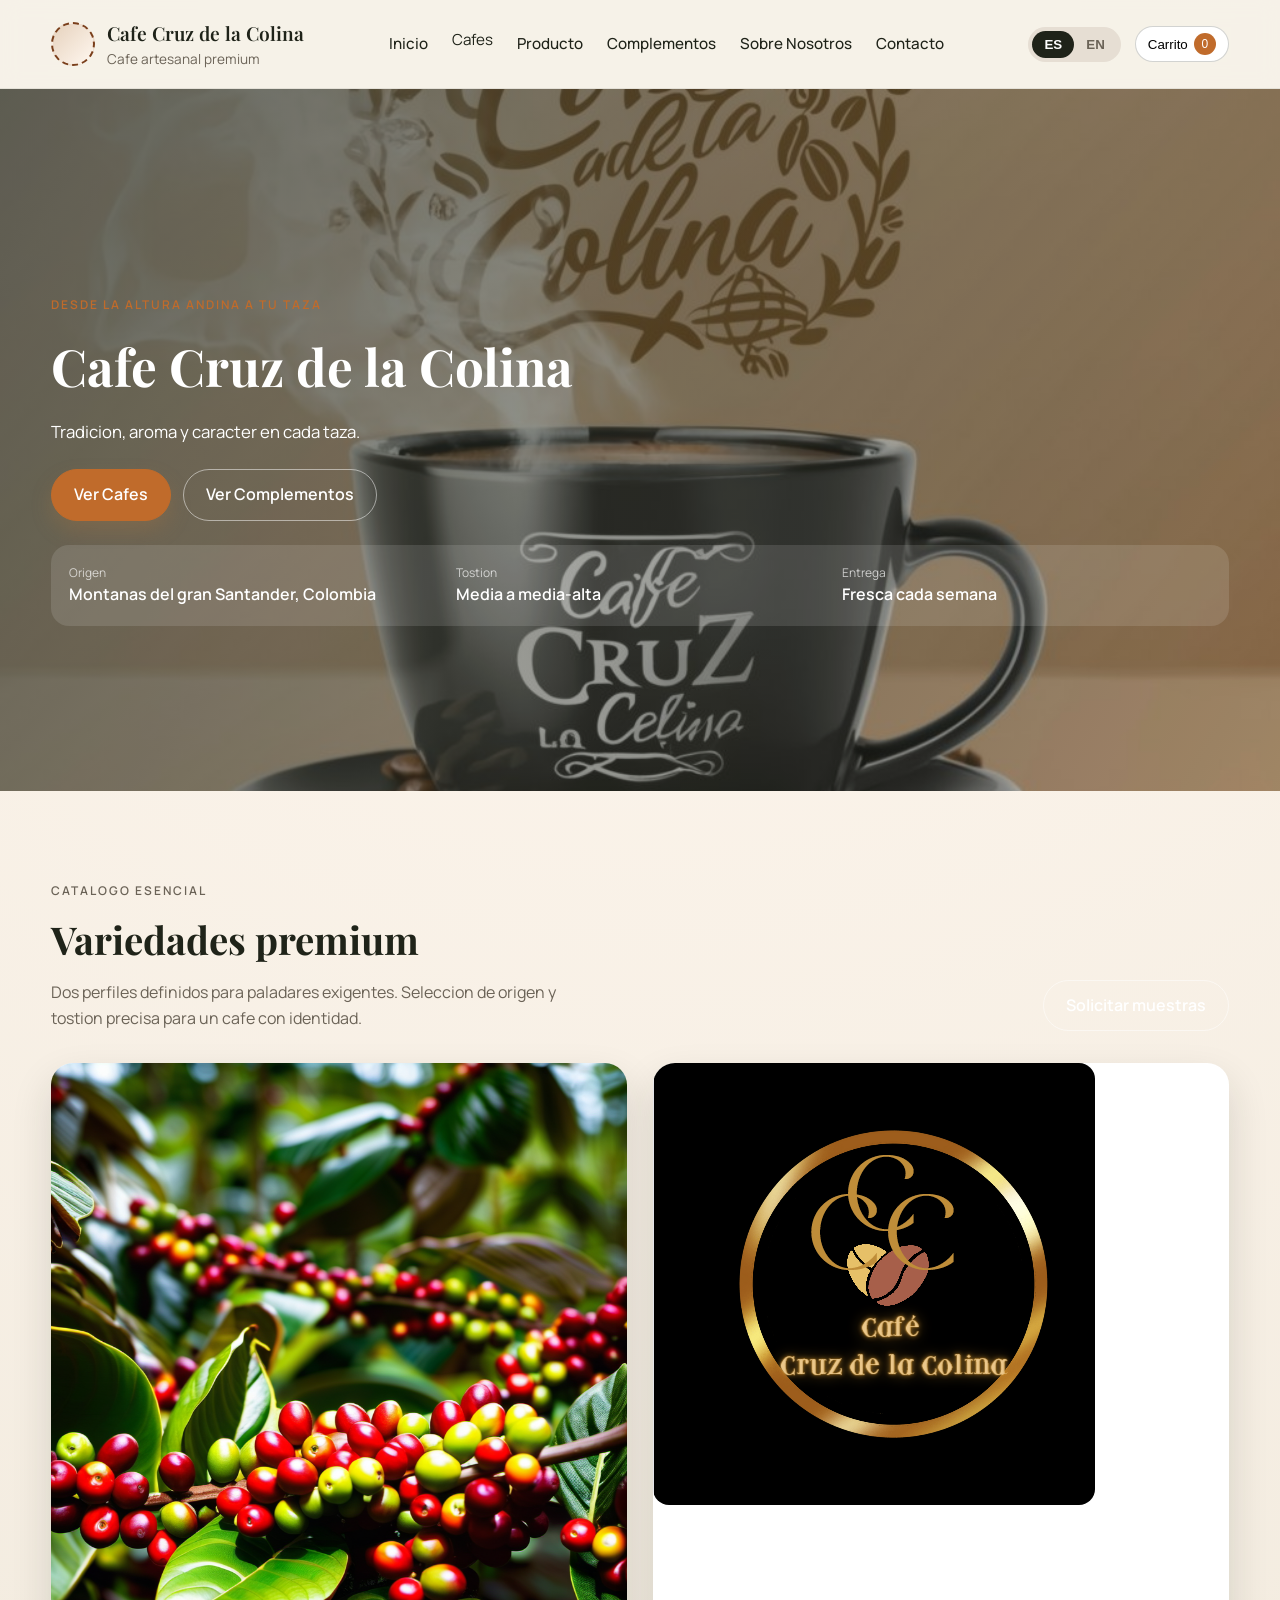
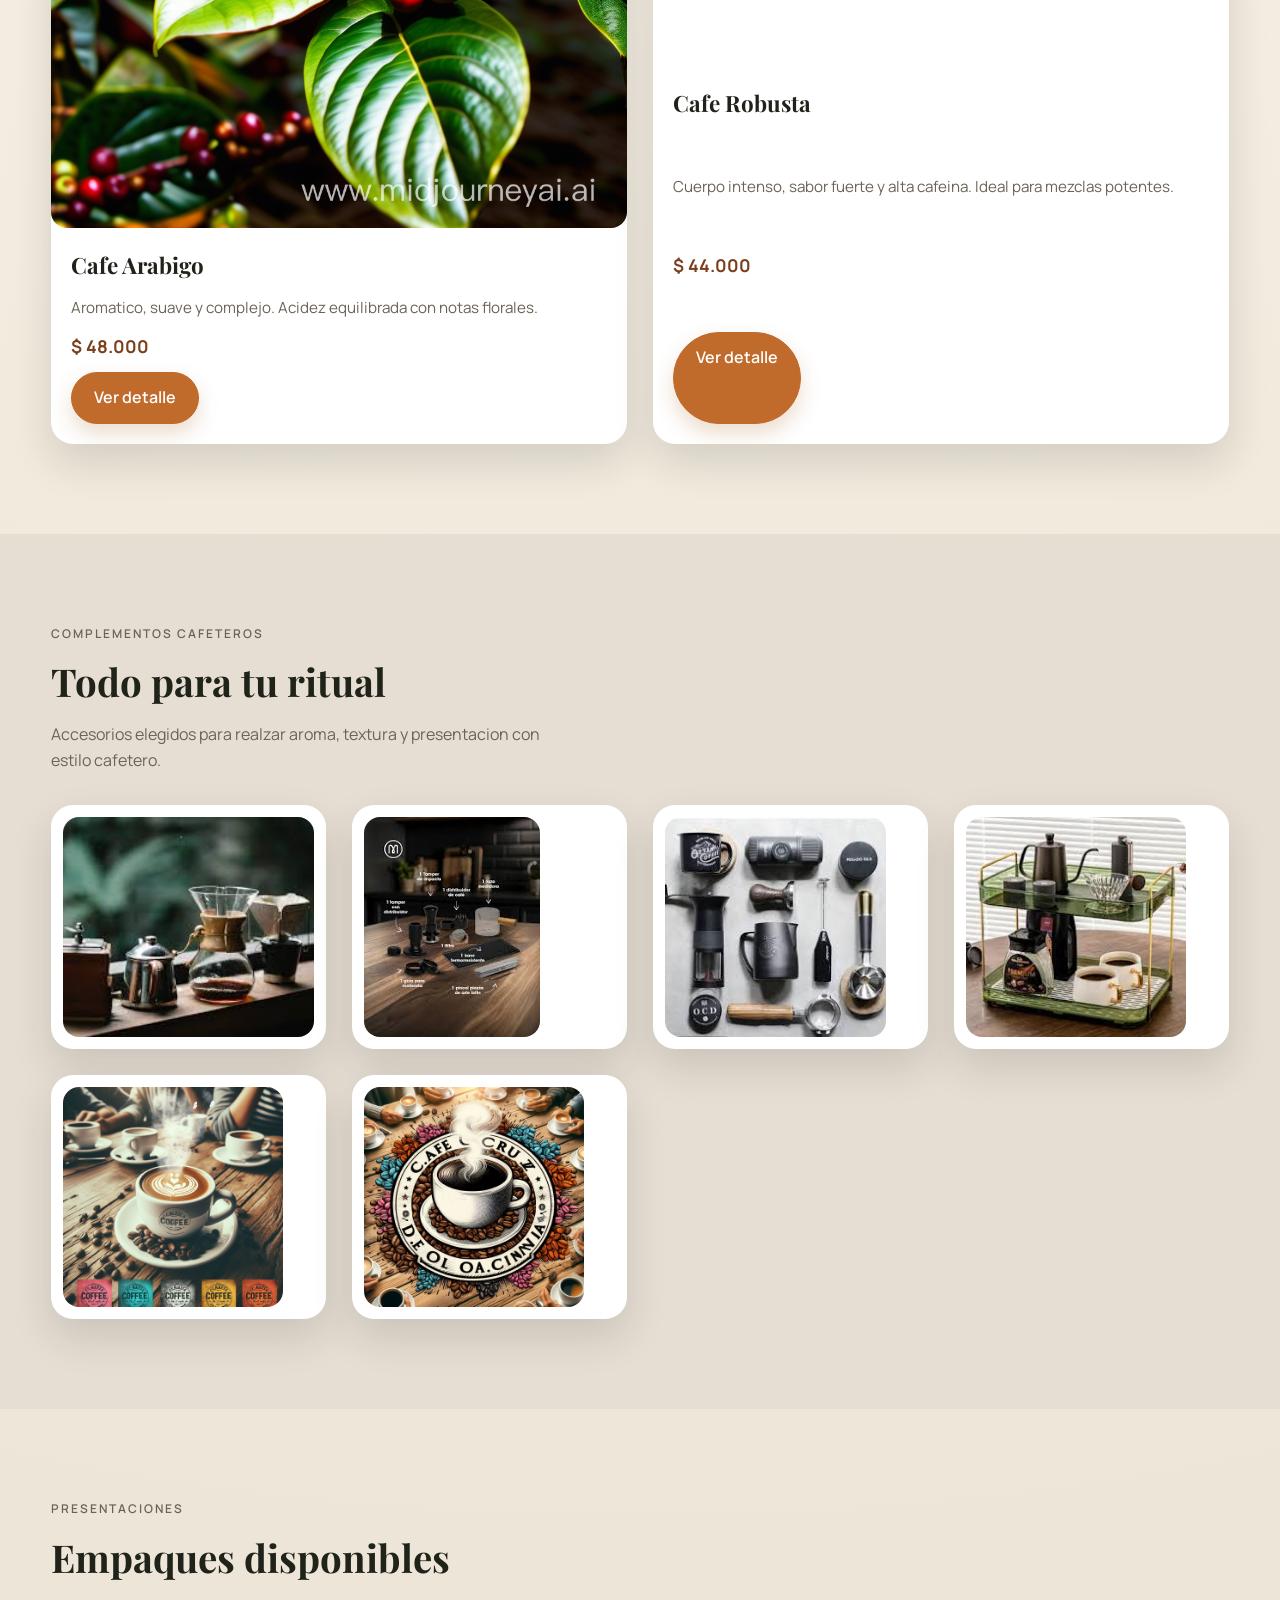
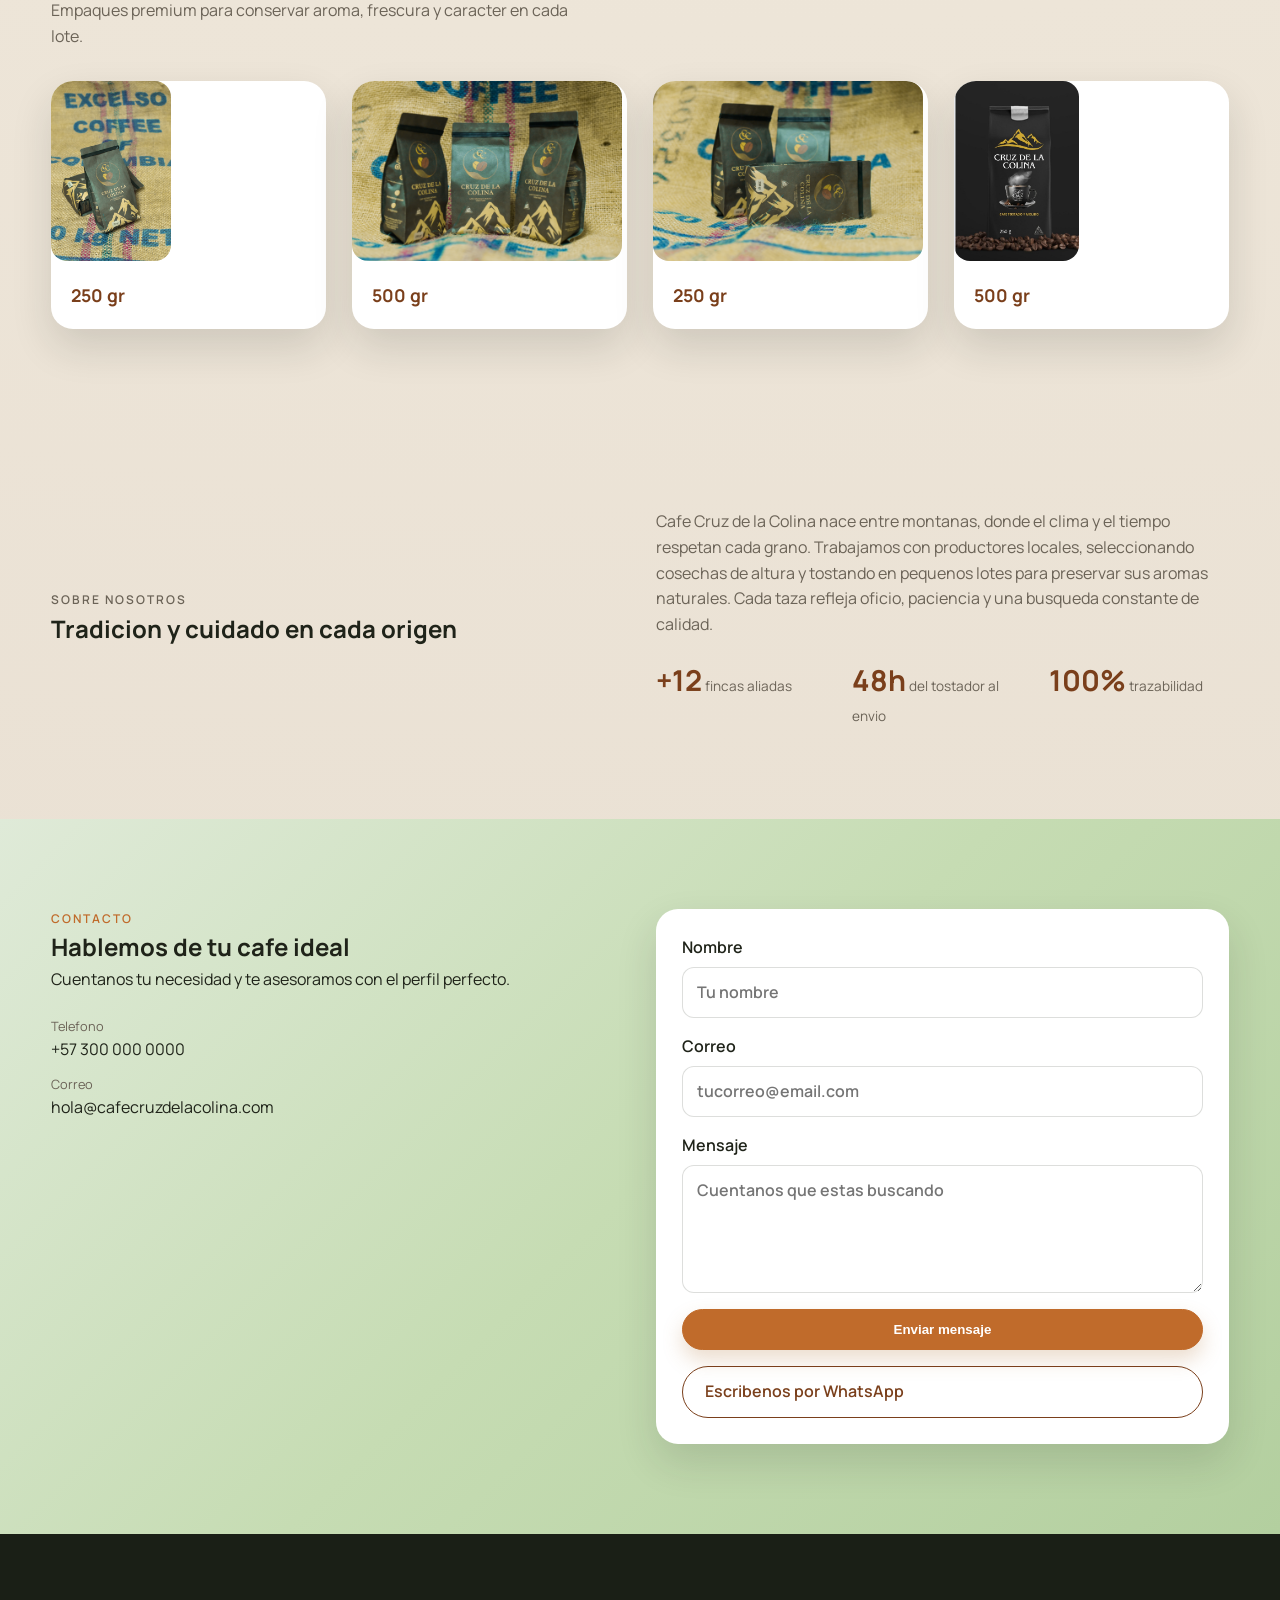
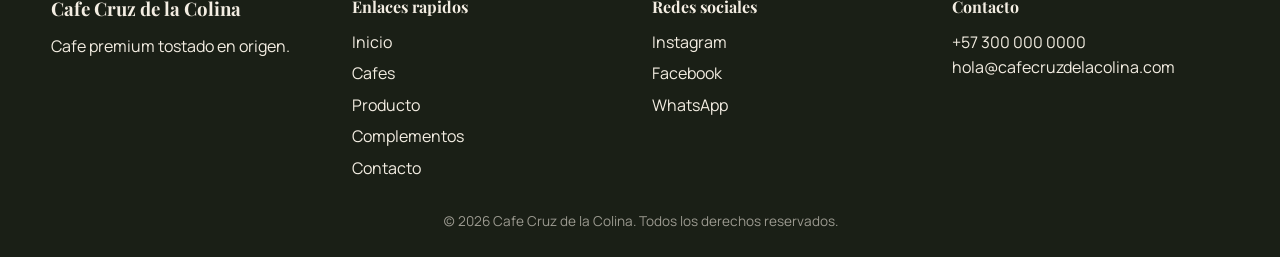
<file: index.html>
<!DOCTYPE html>
<html lang="es">
  <head>
    <meta charset="UTF-8" />
    <meta name="viewport" content="width=device-width, initial-scale=1" />
    <title>Cafe Cruz de la Colina | Cafe premium</title>
    <meta
      name="description"
      content="Cafe premium tostado y molido. Descubre variedades Arabigo y Robusta, y complementos para tu ritual cafetero."
    />
    <link rel="stylesheet" href="styles.css" />
    <link rel="preconnect" href="https://fonts.googleapis.com" />
    <link rel="preconnect" href="https://fonts.gstatic.com" crossorigin />
    <link
      href="https://fonts.googleapis.com/css2?family=Playfair+Display:wght@400;500;600;700&family=Manrope:wght@300;400;500;600;700&display=swap"
      rel="stylesheet"
    />
  </head>
  <body>
    <header class="site-header">
      <div class="container header-inner">
        <a class="logo" href="index.html" aria-label="Cafe Cruz de la Colina">
          <div class="logo-mark" aria-hidden="true"></div>
          <div class="logo-text">
            <span class="brand" data-i18n="brand">Cafe Cruz de la Colina</span>
            <span class="tagline" data-i18n="tagline">Cafe artesanal premium</span>
          </div>
        </a>
        <nav class="main-nav" aria-label="Principal">
          <ul>
            <li><a href="#inicio" data-i18n="nav.home">Inicio</a></li>
            <li class="has-dropdown">
              <button class="nav-trigger" type="button" aria-expanded="false" data-i18n="nav.coffees">
                Cafes
              </button>
              <ul class="dropdown">
                <li><a href="cafe-arabigo.html" data-i18n="nav.arabica">Cafe Arabigo</a></li>
                <li><a href="cafe-robusta.html" data-i18n="nav.robusta">Cafe Robusta</a></li>
              </ul>
            </li>
            <li><a href="#producto" data-i18n="nav.product">Producto</a></li>
            <li><a href="#complementos" data-i18n="nav.complements">Complementos</a></li>
            <li><a href="#nosotros" data-i18n="nav.about">Sobre Nosotros</a></li>
            <li><a href="#contacto" data-i18n="nav.contact">Contacto</a></li>
          </ul>
        </nav>
        <div class="header-actions">
          <div class="lang-toggle" role="group" aria-label="Selector de idioma">
            <button class="lang-btn active" type="button" data-lang="es">ES</button>
            <button class="lang-btn" type="button" data-lang="en">EN</button>
          </div>
          <button class="cart-btn" type="button" aria-label="Carrito">
            <span data-i18n="cart">Carrito</span>
            <span class="cart-count">0</span>
          </button>
        </div>
      </div>
    </header>

    <main>
      <section id="inicio" class="hero">
        <div class="hero-bg"></div>
        <div class="container hero-content">
          <p class="eyebrow" data-i18n="hero.eyebrow">Desde la altura andina a tu taza</p>
          <h1 data-i18n="hero.title">Cafe Cruz de la Colina</h1>
          <p class="hero-text" data-i18n="hero.subtitle">
            Tradicion, aroma y caracter en cada taza.
          </p>
          <div class="hero-actions">
            <a class="btn primary" href="#cafes" data-i18n="hero.ctaPrimary">Ver Cafes</a>
            <a class="btn ghost" href="#complementos" data-i18n="hero.ctaSecondary">Ver Complementos</a>
          </div>
          <div class="hero-meta">
            <div>
              <span class="meta-label" data-i18n="hero.meta1Label">Origen</span>
              <span class="meta-value" data-i18n="hero.meta1Value">Montanas del gran Santander, Colombia</span>
            </div>
            <div>
              <span class="meta-label" data-i18n="hero.meta2Label">Tostion</span>
              <span class="meta-value" data-i18n="hero.meta2Value">Media a media-alta</span>
            </div>
            <div>
              <span class="meta-label" data-i18n="hero.meta3Label">Entrega</span>
              <span class="meta-value" data-i18n="hero.meta3Value">Fresca cada semana</span>
            </div>
          </div>
        </div>
      </section>

      <section id="cafes" class="section">
        <div class="container">
          <div class="section-head">
            <div>
              <p class="eyebrow" data-i18n="coffees.eyebrow">Catalogo esencial</p>
              <h2 data-i18n="coffees.title">Variedades premium</h2>
              <p data-i18n="coffees.subtitle">
                Dos perfiles definidos para paladares exigentes. Seleccion de origen y tostion precisa para un cafe con identidad.
              </p>
            </div>
            <a class="btn ghost" href="#contacto" data-i18n="coffees.cta">Solicitar muestras</a>
          </div>
          <div class="grid two">
            <article class="product-card">
              <img src="cafe1.png" alt="Cafeto Arabigo" />
              <div class="product-body">
                <h3 data-i18n="arabica.title">Cafe Arabigo</h3>
                <p data-i18n="arabica.short">
                  Aromatico, suave y complejo. Acidez equilibrada con notas florales.
                </p>
                <div class="price">$ 48.000</div>
                <div class="card-actions">
                  <a class="btn primary" href="cafe-arabigo.html" data-i18n="arabica.cta">Ver detalle</a>
                  <button class="btn ghost" type="button" data-i18n="buy">Comprar ahora</button>
                </div>
              </div>
            </article>
            <article class="product-card">
              <img src="01.png" alt="Cafeto Robusta" />
              <div class="product-body">
                <h3 data-i18n="robusta.title">Cafe Robusta</h3>
                <p data-i18n="robusta.short">
                  Cuerpo intenso, sabor fuerte y alta cafeina. Ideal para mezclas potentes.
                </p>
                <div class="price">$ 44.000</div>
                <div class="card-actions">
                  <a class="btn primary" href="cafe-robusta.html" data-i18n="robusta.cta">Ver detalle</a>
                  <button class="btn ghost" type="button" data-i18n="buy">Comprar ahora</button>
                </div>
              </div>
            </article>
          </div>
        </div>
      </section>

      <section id="complementos" class="section alt">
        <div class="container">
          <div class="section-head">
            <div>
              <p class="eyebrow" data-i18n="complements.eyebrow">Complementos cafeteros</p>
              <h2 data-i18n="complements.title">Todo para tu ritual</h2>
              <p data-i18n="complements.subtitle">
                Accesorios elegidos para realzar aroma, textura y presentacion con estilo cafetero.
              </p>
            </div>
          </div>
          <div class="grid three">
            <article class="product-card compact image-only">
              <img src="cafetera1.jpg" alt="Cafetera premium" />
            </article>
            <article class="product-card compact image-only">
              <img src="cafetera2.jpg" alt="Cafetera premium" />
            </article>
            <article class="product-card compact image-only">
              <img src="cafetera3.jpg" alt="Cafetera premium" />
            </article>
            <article class="product-card compact image-only">
              <img src="cafetera4.jpg" alt="Cafetera premium" />
            </article>
            <article class="product-card compact image-only">
              <img src="cofee7.jpeg" alt="Pocillos artesanales" />
            </article>
            <article class="product-card compact image-only">
              <img src="cofee5.jpeg" alt="Gorra Cruz de la Colina" />
            </article>
          </div>
        </div>
      </section>

      <section id="producto" class="section">
        <div class="container">
          <div class="section-head">
            <div>
              <p class="eyebrow" data-i18n="product.eyebrow">Presentaciones</p>
              <h2 data-i18n="product.title">Empaques disponibles</h2>
              <p data-i18n="product.subtitle">
                Empaques premium para conservar aroma, frescura y caracter en cada lote.
              </p>
            </div>
          </div>
          <div class="grid four">
            <article class="product-card compact">
              <img src="empaque1.jpg" alt="Empaque de cafe 250 gr" />
              <div class="product-body">
                <div class="price" data-i18n="product.size250">250 gr</div>
              </div>
            </article>
            <article class="product-card compact">
              <img src="empaque2.jpg" alt="Empaque de cafe 500 gr" />
              <div class="product-body">
                <div class="price" data-i18n="product.size500">500 gr</div>
              </div>
            </article>
            <article class="product-card compact">
              <img src="empaque3.jpg" alt="Empaque de cafe 250 gr" />
              <div class="product-body">
                <div class="price" data-i18n="product.size250">250 gr</div>
              </div>
            </article>
            <article class="product-card compact">
              <img src="empaque4.jpg" alt="Empaque de cafe 500 gr" />
              <div class="product-body">
                <div class="price" data-i18n="product.size500">500 gr</div>
              </div>
            </article>
          </div>
        </div>
      </section>

      <section id="nosotros" class="section">
        <div class="container about">
          <div>
            <p class="eyebrow" data-i18n="about.eyebrow">Sobre nosotros</p>
            <h2 data-i18n="about.title">Tradicion y cuidado en cada origen</h2>
          </div>
          <div>
            <p data-i18n="about.body">
              Cafe Cruz de la Colina nace entre montanas, donde el clima y el tiempo respetan cada grano. Trabajamos con
              productores locales, seleccionando cosechas de altura y tostando en pequenos lotes para preservar sus
              aromas naturales. Cada taza refleja oficio, paciencia y una busqueda constante de calidad.
            </p>
            <div class="about-metrics">
              <div>
                <span class="metric">+12</span>
                <span class="metric-label" data-i18n="about.metric1">fincas aliadas</span>
              </div>
              <div>
                <span class="metric">48h</span>
                <span class="metric-label" data-i18n="about.metric2">del tostador al envio</span>
              </div>
              <div>
                <span class="metric">100%</span>
                <span class="metric-label" data-i18n="about.metric3">trazabilidad</span>
              </div>
            </div>
          </div>
        </div>
      </section>

      <section id="contacto" class="section alt">
        <div class="container contact">
          <div>
            <p class="eyebrow" data-i18n="contact.eyebrow">Contacto</p>
            <h2 data-i18n="contact.title">Hablemos de tu cafe ideal</h2>
            <p data-i18n="contact.subtitle">
              Cuentanos tu necesidad y te asesoramos con el perfil perfecto.
            </p>
            <div class="contact-info">
              <div>
                <span class="label" data-i18n="contact.phone">Telefono</span>
                <span>+57 300 000 0000</span>
              </div>
              <div>
                <span class="label" data-i18n="contact.email">Correo</span>
                <span>hola@cafecruzdelacolina.com</span>
              </div>
            </div>
          </div>
          <form class="contact-form" action="https://formspree.io/f/xqeydree" method="POST">
            <label>
              <span data-i18n="contact.name">Nombre</span>
              <input type="text" name="nombre" placeholder="Tu nombre" required />
            </label>
            <label>
              <span data-i18n="contact.emailLabel">Correo</span>
              <input type="email" name="correo" placeholder="tucorreo@email.com" required />
            </label>
            <label>
              <span data-i18n="contact.message">Mensaje</span>
              <textarea name="mensaje" rows="4" placeholder="Cuentanos que estas buscando" required></textarea>
            </label>
            <button class="btn primary" type="submit" data-i18n="contact.send">Enviar mensaje</button>
            <a class="btn ghost" href="https://wa.me/573170257699" target="_blank" rel="noreferrer">Escribenos por WhatsApp</a>
          </form>
        </div>
      </section>
    </main>

    <footer class="site-footer">
      <div class="container footer-inner">
        <div>
          <h3>Cafe Cruz de la Colina</h3>
          <p data-i18n="footer.tagline">Cafe premium tostado en origen.</p>
        </div>
        <div>
          <h4 data-i18n="footer.quick">Enlaces rapidos</h4>
          <ul>
            <li><a href="#inicio" data-i18n="nav.home">Inicio</a></li>
            <li><a href="#cafes" data-i18n="nav.coffees">Cafes</a></li>
            <li><a href="#producto" data-i18n="nav.product">Producto</a></li>
            <li><a href="#complementos" data-i18n="nav.complements">Complementos</a></li>
            <li><a href="#contacto" data-i18n="nav.contact">Contacto</a></li>
          </ul>
        </div>
        <div>
          <h4 data-i18n="footer.social">Redes sociales</h4>
          <ul>
            <li><a href="https://instagram.com" target="_blank" rel="noreferrer">Instagram</a></li>
            <li><a href="https://facebook.com" target="_blank" rel="noreferrer">Facebook</a></li>
            <li><a href="https://wa.me/573000000000" target="_blank" rel="noreferrer">WhatsApp</a></li>
          </ul>
        </div>
        <div>
          <h4 data-i18n="footer.contact">Contacto</h4>
          <p>+57 300 000 0000</p>
          <p>hola@cafecruzdelacolina.com</p>
        </div>
      </div>
      <div class="footer-bottom">
        <span data-i18n="footer.copy">(c) 2026 Cafe Cruz de la Colina. Todos los derechos reservados.</span>
      </div>
    </footer>

    <aside class="cart-drawer" aria-hidden="true">
      <div class="cart-drawer-header">
        <h3 data-i18n="cart">Carrito</h3>
        <span class="cart-status">0</span>
      </div>
      <p class="cart-note" data-i18n="cart.note">
        Tu carrito esta listo para integracion de pagos.
      </p>
    </aside>

    <script src="app.js"></script>
    <script>
      (function () {
        if (!window.chatbase || window.chatbase("getState") !== "initialized") {
          window.chatbase = (...arguments) => {
            if (!window.chatbase.q) {
              window.chatbase.q = [];
            }
            window.chatbase.q.push(arguments);
          };
          window.chatbase = new Proxy(window.chatbase, {
            get(target, prop) {
              if (prop === "q") {
                return target.q;
              }
              return (...args) => target(prop, ...args);
            }
          });
        }
        const onLoad = function () {
          const script = document.createElement("script");
          script.src = "https://www.chatbase.co/embed.min.js";
          script.id = "6IQOaz95Gw_SvGX3-_fzA";
          script.domain = "www.chatbase.co";
          document.body.appendChild(script);
        };
        if (document.readyState === "complete") {
          onLoad();
        } else {
          window.addEventListener("load", onLoad);
        }
      })();
    </script>
  </body>
</html>
</file>
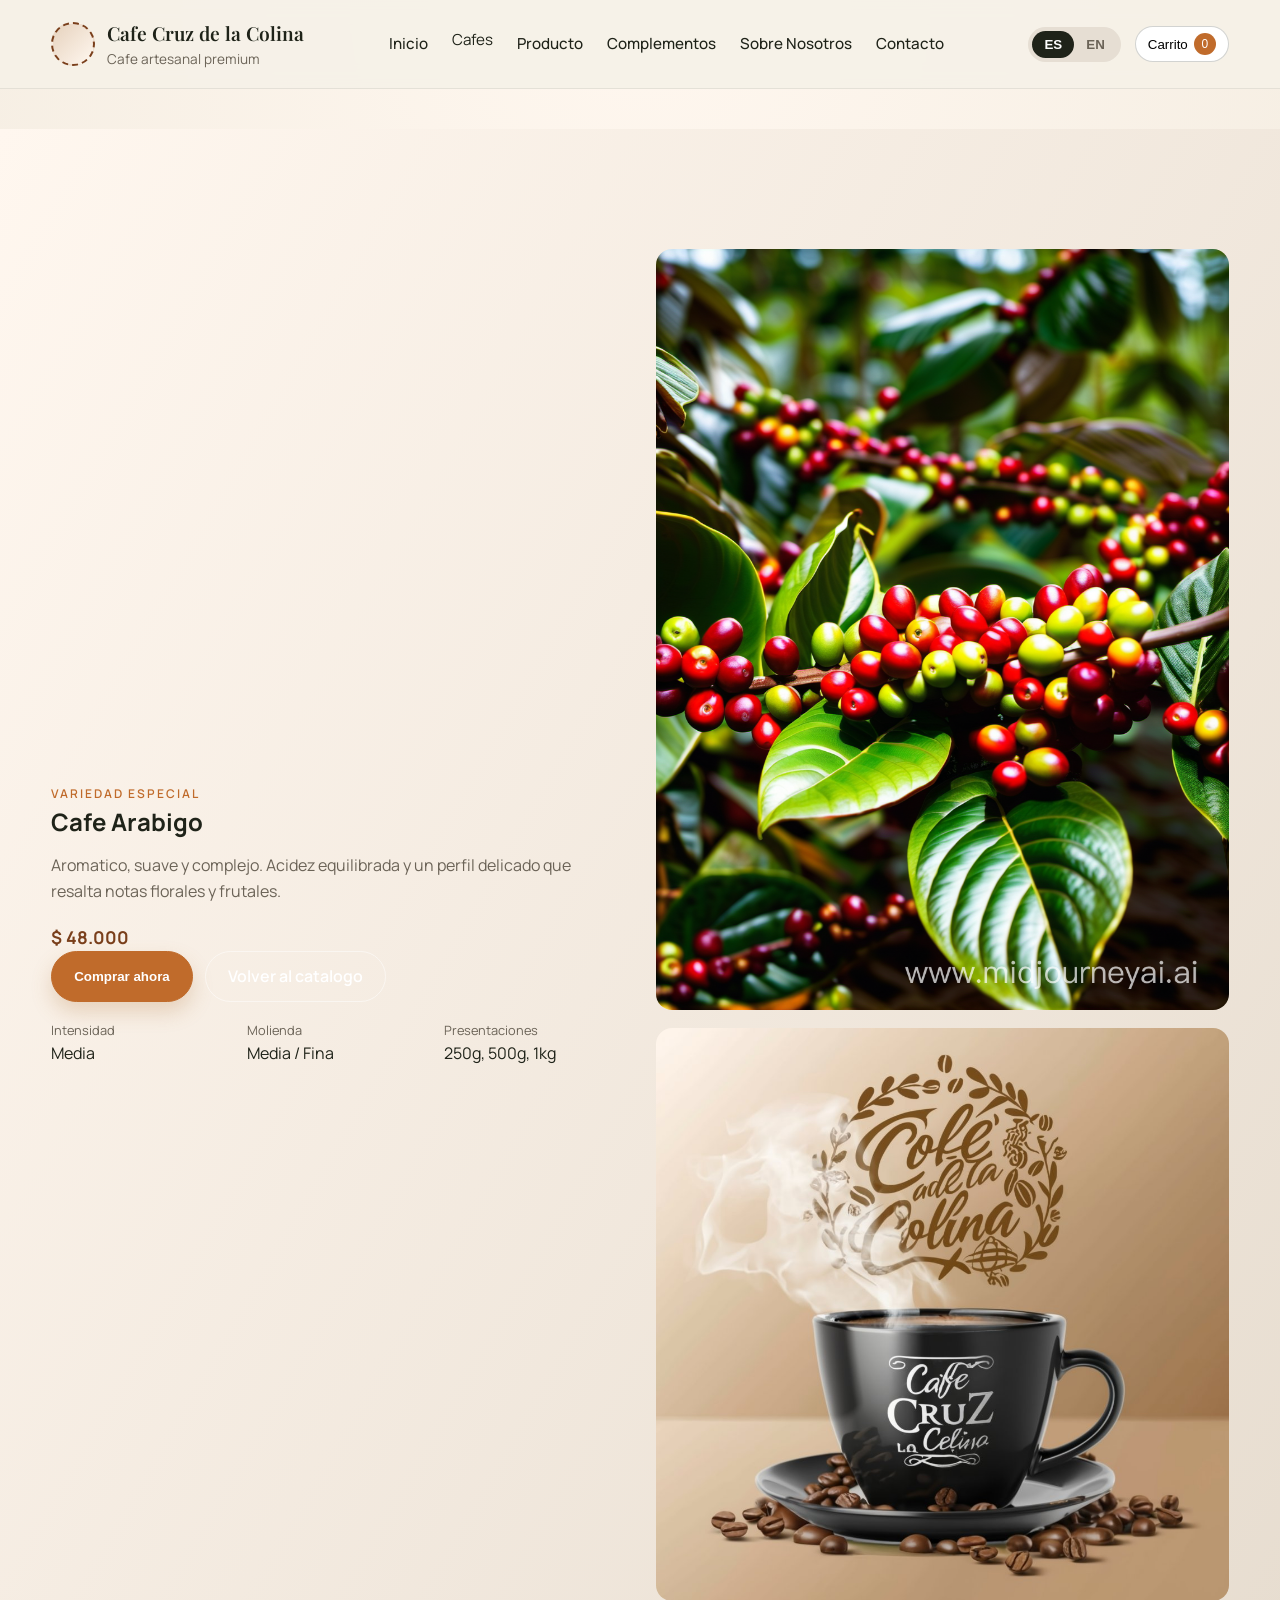
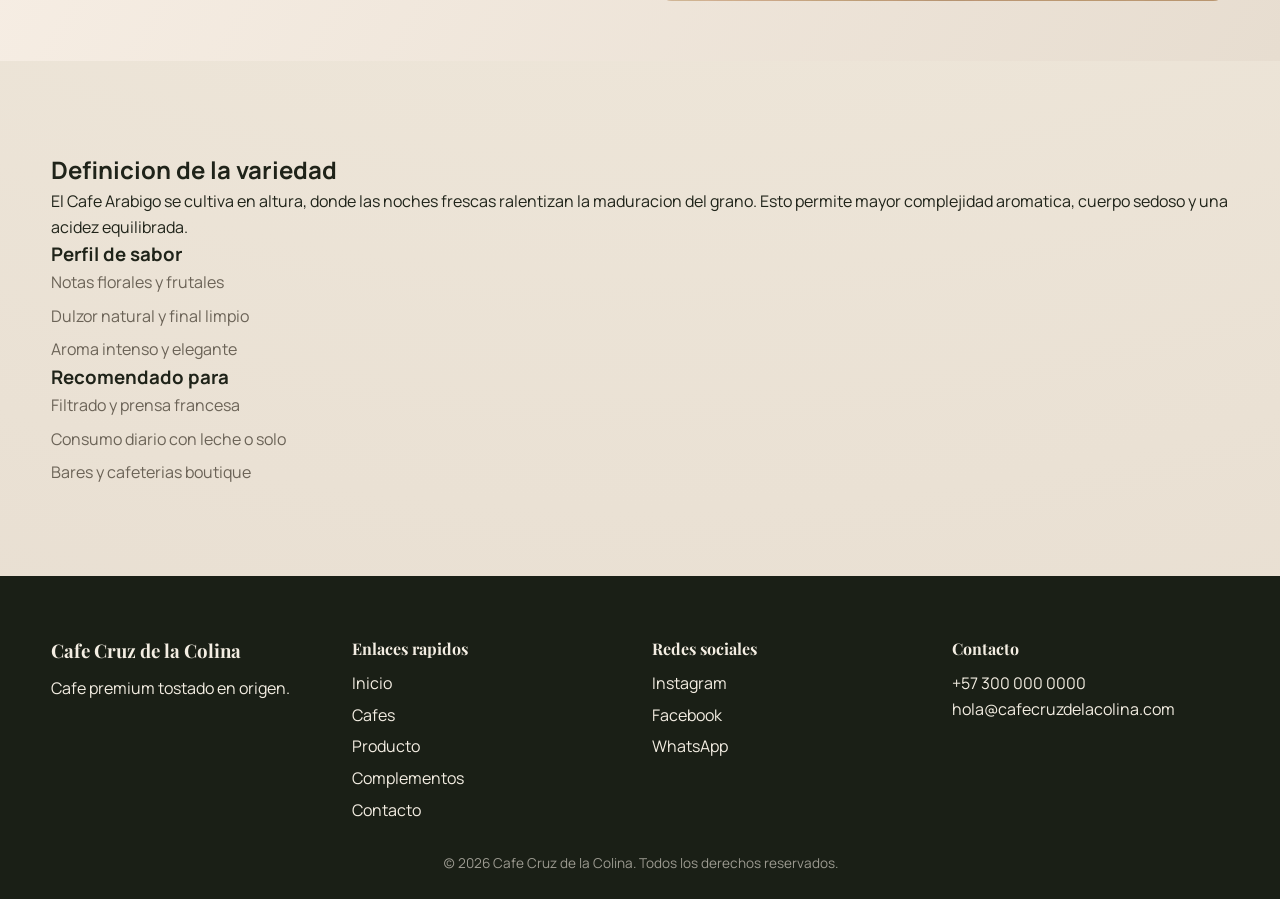
<file: cafe-arabigo.html>
<!DOCTYPE html>
<html lang="es">
  <head>
    <meta charset="UTF-8" />
    <meta name="viewport" content="width=device-width, initial-scale=1" />
    <title>Cafe Arabigo | Cafe Cruz de la Colina</title>
    <meta
      name="description"
      content="Cafe Arabigo premium: aromatico, suave y complejo. Informacion, perfil de sabor y presentaciones."
    />
    <link rel="stylesheet" href="styles.css" />
    <link rel="preconnect" href="https://fonts.googleapis.com" />
    <link rel="preconnect" href="https://fonts.gstatic.com" crossorigin />
    <link
      href="https://fonts.googleapis.com/css2?family=Playfair+Display:wght@400;500;600;700&family=Manrope:wght@300;400;500;600;700&display=swap"
      rel="stylesheet"
    />
  </head>
  <body>
    <header class="site-header">
      <div class="container header-inner">
        <a class="logo" href="index.html" aria-label="Cafe Cruz de la Colina">
          <div class="logo-mark" aria-hidden="true"></div>
          <div class="logo-text">
            <span class="brand" data-i18n="brand">Cafe Cruz de la Colina</span>
            <span class="tagline" data-i18n="tagline">Cafe artesanal premium</span>
          </div>
        </a>
        <nav class="main-nav" aria-label="Principal">
          <ul>
            <li><a href="index.html#inicio" data-i18n="nav.home">Inicio</a></li>
            <li class="has-dropdown">
              <button class="nav-trigger" type="button" aria-expanded="false" data-i18n="nav.coffees">
                Cafes
              </button>
              <ul class="dropdown">
                <li><a href="cafe-arabigo.html" data-i18n="nav.arabica">Cafe Arabigo</a></li>
                <li><a href="cafe-robusta.html" data-i18n="nav.robusta">Cafe Robusta</a></li>
              </ul>
            </li>
            <li><a href="index.html#producto" data-i18n="nav.product">Producto</a></li>
            <li><a href="index.html#complementos" data-i18n="nav.complements">Complementos</a></li>
            <li><a href="index.html#nosotros" data-i18n="nav.about">Sobre Nosotros</a></li>
            <li><a href="index.html#contacto" data-i18n="nav.contact">Contacto</a></li>
          </ul>
        </nav>
        <div class="header-actions">
          <div class="lang-toggle" role="group" aria-label="Selector de idioma">
            <button class="lang-btn active" type="button" data-lang="es">ES</button>
            <button class="lang-btn" type="button" data-lang="en">EN</button>
          </div>
          <button class="cart-btn" type="button" aria-label="Carrito">
            <span data-i18n="cart">Carrito</span>
            <span class="cart-count">0</span>
          </button>
        </div>
      </div>
    </header>

    <main class="product-page">
      <section class="product-hero">
        <div class="container product-hero-inner">
          <div class="product-hero-text">
            <p class="eyebrow" data-i18n="arabica.eyebrow">Variedad especial</p>
            <h1 data-i18n="arabica.title">Cafe Arabigo</h1>
            <p class="lead" data-i18n="arabica.description">
              Aromatico, suave y complejo. Acidez equilibrada y un perfil delicado que resalta notas florales y frutales.
            </p>
            <div class="price">$ 48.000</div>
            <div class="hero-actions">
              <button class="btn primary" type="button" data-i18n="buy">Comprar ahora</button>
              <a class="btn ghost" href="index.html#cafes" data-i18n="back">Volver al catalogo</a>
            </div>
            <div class="product-highlights">
              <div>
                <span class="label" data-i18n="arabica.intensityLabel">Intensidad</span>
                <span class="value" data-i18n="arabica.intensity">Media</span>
              </div>
              <div>
                <span class="label" data-i18n="arabica.grindLabel">Molienda</span>
                <span class="value" data-i18n="arabica.grind">Media / Fina</span>
              </div>
              <div>
                <span class="label" data-i18n="arabica.presentationsLabel">Presentaciones</span>
                <span class="value" data-i18n="arabica.presentations">250g, 500g, 1kg</span>
              </div>
            </div>
          </div>
          <div class="product-hero-media">
            <img src="cafe1.png" alt="Planta de Cafe Arabigo" />
            <img src="03.jpg" alt="Cafe tostado y molido" />
          </div>
        </div>
      </section>

      <section class="section">
        <div class="container product-details">
          <div>
            <h2 data-i18n="arabica.infoTitle">Definicion de la variedad</h2>
            <p data-i18n="arabica.infoBody">
              El Cafe Arabigo se cultiva en altura, donde las noches frescas ralentizan la maduracion del grano. Esto
              permite mayor complejidad aromatica, cuerpo sedoso y una acidez equilibrada.
            </p>
          </div>
          <div>
            <h3 data-i18n="arabica.flavorTitle">Perfil de sabor</h3>
            <ul class="flavor-list">
              <li data-i18n="arabica.flavor1">Notas florales y frutales</li>
              <li data-i18n="arabica.flavor2">Dulzor natural y final limpio</li>
              <li data-i18n="arabica.flavor3">Aroma intenso y elegante</li>
            </ul>
          </div>
          <div>
            <h3 data-i18n="arabica.prepTitle">Recomendado para</h3>
            <ul class="flavor-list">
              <li data-i18n="arabica.prep1">Filtrado y prensa francesa</li>
              <li data-i18n="arabica.prep2">Consumo diario con leche o solo</li>
              <li data-i18n="arabica.prep3">Bares y cafeterias boutique</li>
            </ul>
          </div>
        </div>
      </section>
    </main>

    <footer class="site-footer">
      <div class="container footer-inner">
        <div>
          <h3>Cafe Cruz de la Colina</h3>
          <p data-i18n="footer.tagline">Cafe premium tostado en origen.</p>
        </div>
        <div>
          <h4 data-i18n="footer.quick">Enlaces rapidos</h4>
          <ul>
            <li><a href="index.html#inicio" data-i18n="nav.home">Inicio</a></li>
            <li><a href="index.html#cafes" data-i18n="nav.coffees">Cafes</a></li>
            <li><a href="index.html#producto" data-i18n="nav.product">Producto</a></li>
            <li><a href="index.html#complementos" data-i18n="nav.complements">Complementos</a></li>
            <li><a href="index.html#contacto" data-i18n="nav.contact">Contacto</a></li>
          </ul>
        </div>
        <div>
          <h4 data-i18n="footer.social">Redes sociales</h4>
          <ul>
            <li><a href="https://instagram.com" target="_blank" rel="noreferrer">Instagram</a></li>
            <li><a href="https://facebook.com" target="_blank" rel="noreferrer">Facebook</a></li>
            <li><a href="https://wa.me/573000000000" target="_blank" rel="noreferrer">WhatsApp</a></li>
          </ul>
        </div>
        <div>
          <h4 data-i18n="footer.contact">Contacto</h4>
          <p>+57 300 000 0000</p>
          <p>hola@cafecruzdelacolina.com</p>
        </div>
      </div>
      <div class="footer-bottom">
        <span data-i18n="footer.copy">(c) 2026 Cafe Cruz de la Colina. Todos los derechos reservados.</span>
      </div>
    </footer>

    <aside class="cart-drawer" aria-hidden="true">
      <div class="cart-drawer-header">
        <h3 data-i18n="cart">Carrito</h3>
        <span class="cart-status">0</span>
      </div>
      <p class="cart-note" data-i18n="cart.note">
        Tu carrito esta listo para integracion de pagos.
      </p>
    </aside>

    <script src="app.js"></script>
  </body>
</html>
</file>
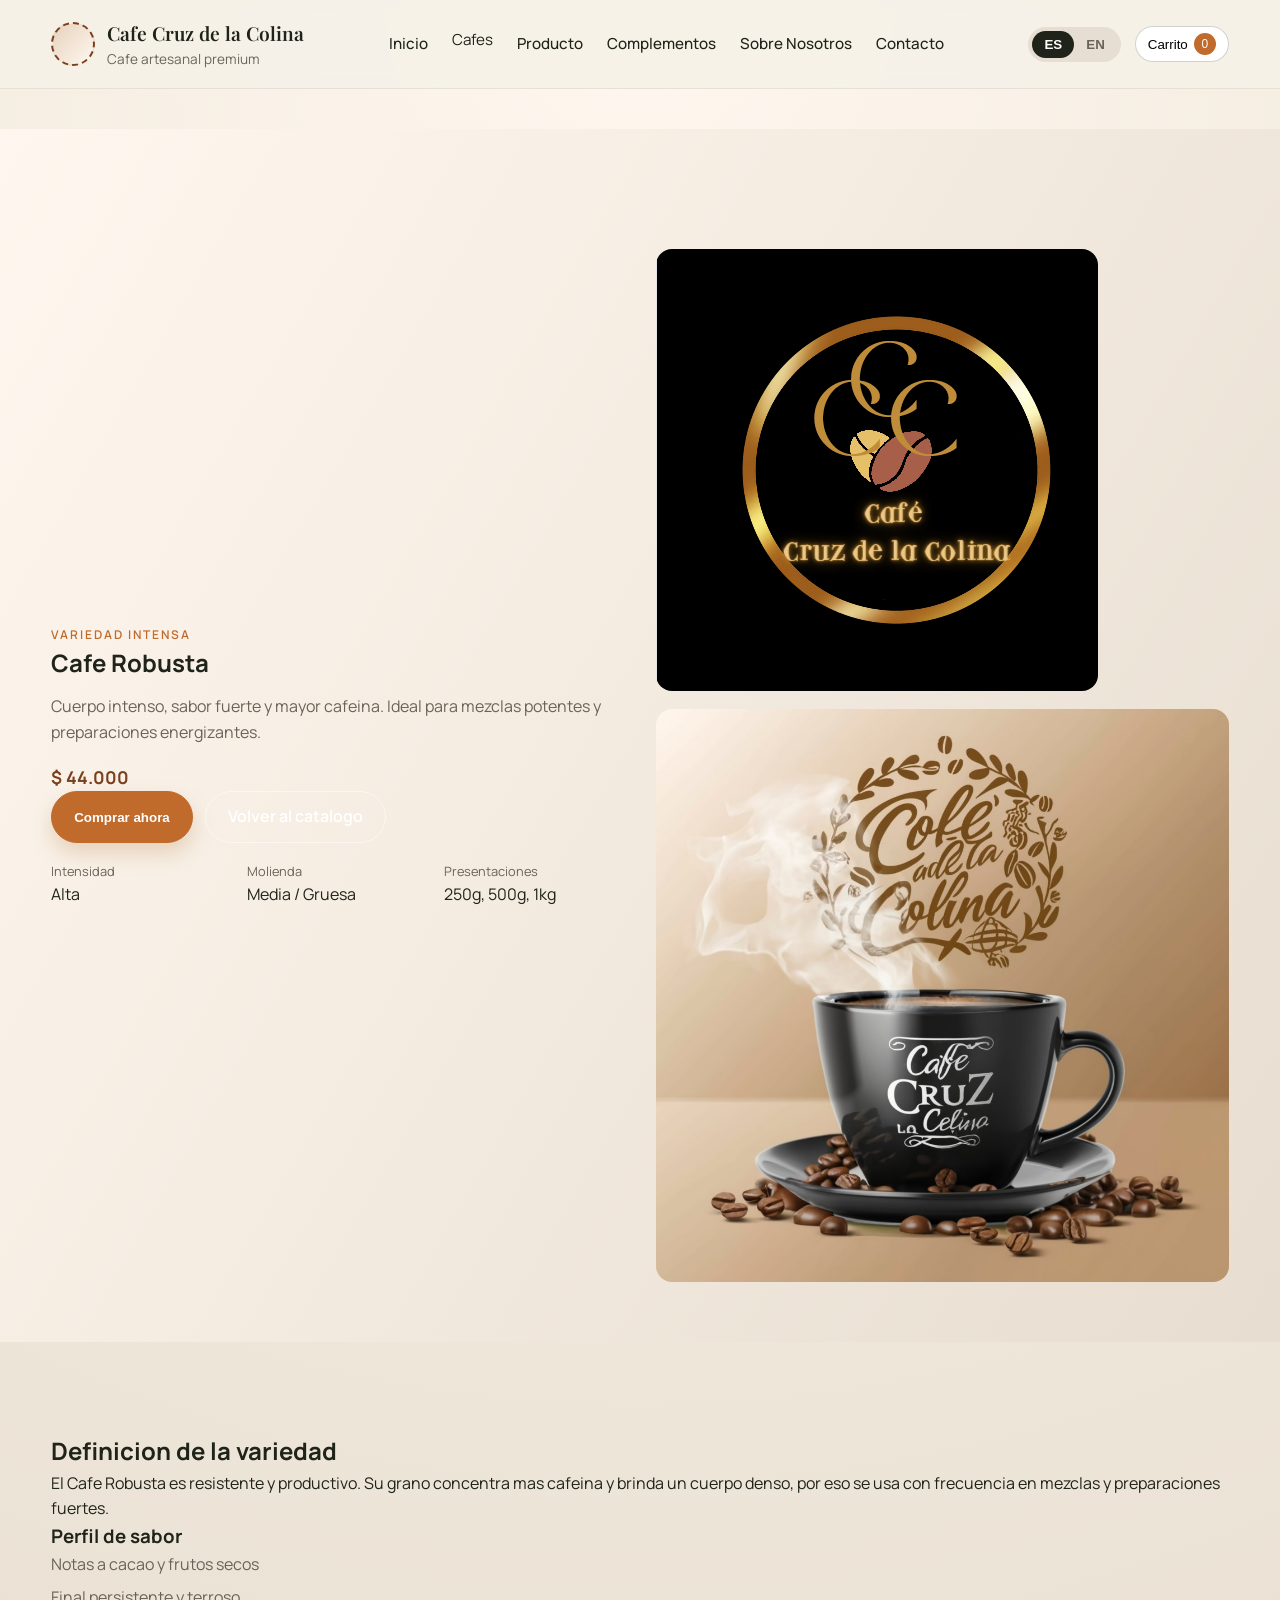
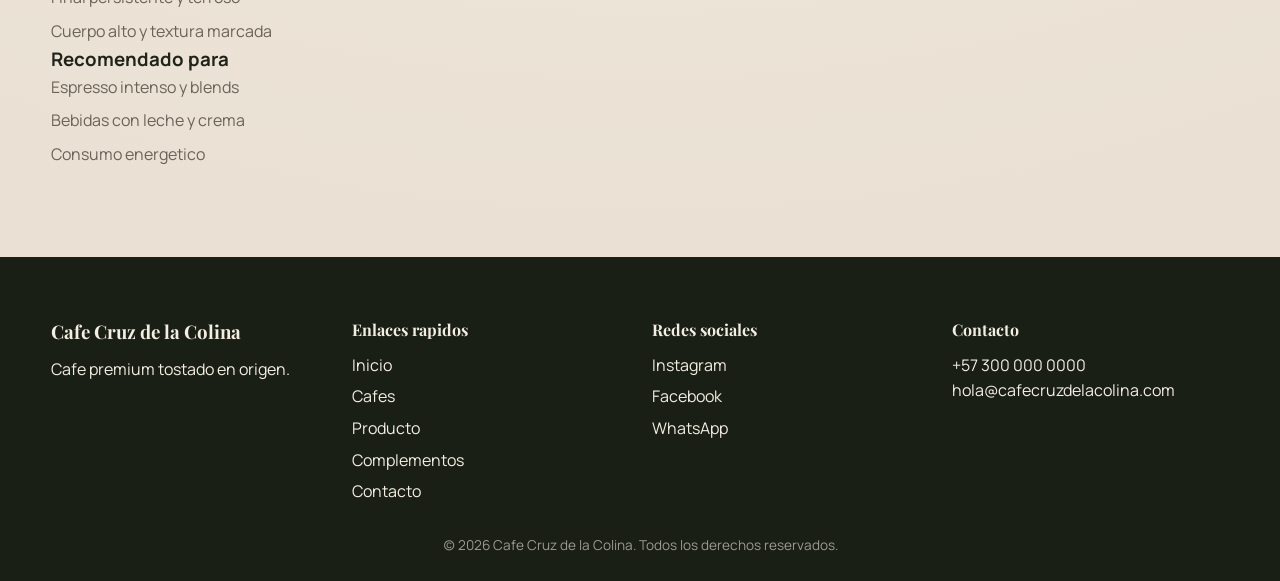
<file: cafe-robusta.html>
<!DOCTYPE html>
<html lang="es">
  <head>
    <meta charset="UTF-8" />
    <meta name="viewport" content="width=device-width, initial-scale=1" />
    <title>Cafe Robusta | Cafe Cruz de la Colina</title>
    <meta
      name="description"
      content="Cafe Robusta premium: cuerpo intenso, sabor fuerte y alta cafeina. Informacion, perfil de sabor y presentaciones."
    />
    <link rel="stylesheet" href="styles.css" />
    <link rel="preconnect" href="https://fonts.googleapis.com" />
    <link rel="preconnect" href="https://fonts.gstatic.com" crossorigin />
    <link
      href="https://fonts.googleapis.com/css2?family=Playfair+Display:wght@400;500;600;700&family=Manrope:wght@300;400;500;600;700&display=swap"
      rel="stylesheet"
    />
  </head>
  <body>
    <header class="site-header">
      <div class="container header-inner">
        <a class="logo" href="index.html" aria-label="Cafe Cruz de la Colina">
          <div class="logo-mark" aria-hidden="true"></div>
          <div class="logo-text">
            <span class="brand" data-i18n="brand">Cafe Cruz de la Colina</span>
            <span class="tagline" data-i18n="tagline">Cafe artesanal premium</span>
          </div>
        </a>
        <nav class="main-nav" aria-label="Principal">
          <ul>
            <li><a href="index.html#inicio" data-i18n="nav.home">Inicio</a></li>
            <li class="has-dropdown">
              <button class="nav-trigger" type="button" aria-expanded="false" data-i18n="nav.coffees">
                Cafes
              </button>
              <ul class="dropdown">
                <li><a href="cafe-arabigo.html" data-i18n="nav.arabica">Cafe Arabigo</a></li>
                <li><a href="cafe-robusta.html" data-i18n="nav.robusta">Cafe Robusta</a></li>
              </ul>
            </li>
            <li><a href="index.html#producto" data-i18n="nav.product">Producto</a></li>
            <li><a href="index.html#complementos" data-i18n="nav.complements">Complementos</a></li>
            <li><a href="index.html#nosotros" data-i18n="nav.about">Sobre Nosotros</a></li>
            <li><a href="index.html#contacto" data-i18n="nav.contact">Contacto</a></li>
          </ul>
        </nav>
        <div class="header-actions">
          <div class="lang-toggle" role="group" aria-label="Selector de idioma">
            <button class="lang-btn active" type="button" data-lang="es">ES</button>
            <button class="lang-btn" type="button" data-lang="en">EN</button>
          </div>
          <button class="cart-btn" type="button" aria-label="Carrito">
            <span data-i18n="cart">Carrito</span>
            <span class="cart-count">0</span>
          </button>
        </div>
      </div>
    </header>

    <main class="product-page">
      <section class="product-hero">
        <div class="container product-hero-inner">
          <div class="product-hero-text">
            <p class="eyebrow" data-i18n="robusta.eyebrow">Variedad intensa</p>
            <h1 data-i18n="robusta.title">Cafe Robusta</h1>
            <p class="lead" data-i18n="robusta.description">
              Cuerpo intenso, sabor fuerte y mayor cafeina. Ideal para mezclas potentes y preparaciones energizantes.
            </p>
            <div class="price">$ 44.000</div>
            <div class="hero-actions">
              <button class="btn primary" type="button" data-i18n="buy">Comprar ahora</button>
              <a class="btn ghost" href="index.html#cafes" data-i18n="back">Volver al catalogo</a>
            </div>
            <div class="product-highlights">
              <div>
                <span class="label" data-i18n="robusta.intensityLabel">Intensidad</span>
                <span class="value" data-i18n="robusta.intensity">Alta</span>
              </div>
              <div>
                <span class="label" data-i18n="robusta.grindLabel">Molienda</span>
                <span class="value" data-i18n="robusta.grind">Media / Gruesa</span>
              </div>
              <div>
                <span class="label" data-i18n="robusta.presentationsLabel">Presentaciones</span>
                <span class="value" data-i18n="robusta.presentations">250g, 500g, 1kg</span>
              </div>
            </div>
          </div>
          <div class="product-hero-media">
            <img src="01.png" alt="Planta de Cafe Robusta" />
            <img src="03.jpg" alt="Cafe tostado y molido" />
          </div>
        </div>
      </section>

      <section class="section">
        <div class="container product-details">
          <div>
            <h2 data-i18n="robusta.infoTitle">Definicion de la variedad</h2>
            <p data-i18n="robusta.infoBody">
              El Cafe Robusta es resistente y productivo. Su grano concentra mas cafeina y brinda un cuerpo denso, por
              eso se usa con frecuencia en mezclas y preparaciones fuertes.
            </p>
          </div>
          <div>
            <h3 data-i18n="robusta.flavorTitle">Perfil de sabor</h3>
            <ul class="flavor-list">
              <li data-i18n="robusta.flavor1">Notas a cacao y frutos secos</li>
              <li data-i18n="robusta.flavor2">Final persistente y terroso</li>
              <li data-i18n="robusta.flavor3">Cuerpo alto y textura marcada</li>
            </ul>
          </div>
          <div>
            <h3 data-i18n="robusta.prepTitle">Recomendado para</h3>
            <ul class="flavor-list">
              <li data-i18n="robusta.prep1">Espresso intenso y blends</li>
              <li data-i18n="robusta.prep2">Bebidas con leche y crema</li>
              <li data-i18n="robusta.prep3">Consumo energetico</li>
            </ul>
          </div>
        </div>
      </section>
    </main>

    <footer class="site-footer">
      <div class="container footer-inner">
        <div>
          <h3>Cafe Cruz de la Colina</h3>
          <p data-i18n="footer.tagline">Cafe premium tostado en origen.</p>
        </div>
        <div>
          <h4 data-i18n="footer.quick">Enlaces rapidos</h4>
          <ul>
            <li><a href="index.html#inicio" data-i18n="nav.home">Inicio</a></li>
            <li><a href="index.html#cafes" data-i18n="nav.coffees">Cafes</a></li>
            <li><a href="index.html#producto" data-i18n="nav.product">Producto</a></li>
            <li><a href="index.html#complementos" data-i18n="nav.complements">Complementos</a></li>
            <li><a href="index.html#contacto" data-i18n="nav.contact">Contacto</a></li>
          </ul>
        </div>
        <div>
          <h4 data-i18n="footer.social">Redes sociales</h4>
          <ul>
            <li><a href="https://instagram.com" target="_blank" rel="noreferrer">Instagram</a></li>
            <li><a href="https://facebook.com" target="_blank" rel="noreferrer">Facebook</a></li>
            <li><a href="https://wa.me/573000000000" target="_blank" rel="noreferrer">WhatsApp</a></li>
          </ul>
        </div>
        <div>
          <h4 data-i18n="footer.contact">Contacto</h4>
          <p>+57 300 000 0000</p>
          <p>hola@cafecruzdelacolina.com</p>
        </div>
      </div>
      <div class="footer-bottom">
        <span data-i18n="footer.copy">(c) 2026 Cafe Cruz de la Colina. Todos los derechos reservados.</span>
      </div>
    </footer>

    <aside class="cart-drawer" aria-hidden="true">
      <div class="cart-drawer-header">
        <h3 data-i18n="cart">Carrito</h3>
        <span class="cart-status">0</span>
      </div>
      <p class="cart-note" data-i18n="cart.note">
        Tu carrito esta listo para integracion de pagos.
      </p>
    </aside>

    <script src="app.js"></script>
  </body>
</html>
</file>
<file: styles.css>
:root {
  --bg: #f6f1e8;
  --bg-alt: #e6ded3;
  --text: #1f2319;
  --muted: #6b6357;
  --accent: #c06b2b;
  --accent-dark: #7a3f1b;
  --cream: #fef7ee;
  --shadow: 0 18px 40px rgba(31, 35, 25, 0.14);
  --radius: 22px;
}

* {
  box-sizing: border-box;
  margin: 0;
  padding: 0;
}

body {
  font-family: "Manrope", sans-serif;
  color: var(--text);
  background: radial-gradient(circle at top, #fff7ef 0%, #f0e9dc 45%, #e7ddd0 100%);
  line-height: 1.6;
  scroll-behavior: smooth;
}

img {
  max-width: 100%;
  display: block;
  border-radius: 16px;
}

a {
  color: inherit;
  text-decoration: none;
}

a:focus-visible,
button:focus-visible,
input:focus-visible,
textarea:focus-visible {
  outline: 2px solid var(--accent-dark);
  outline-offset: 2px;
}

.container {
  width: min(1200px, 92vw);
  margin: 0 auto;
}

.site-header {
  position: sticky;
  top: 0;
  z-index: 50;
  background: rgba(246, 241, 232, 0.92);
  backdrop-filter: blur(10px);
  border-bottom: 1px solid rgba(31, 35, 25, 0.08);
}

.header-inner {
  display: flex;
  align-items: center;
  justify-content: space-between;
  padding: 18px 0;
  gap: 24px;
}

.logo {
  display: flex;
  align-items: center;
  gap: 12px;
}

.logo-mark {
  width: 44px;
  height: 44px;
  border-radius: 50%;
  border: 2px dashed var(--accent-dark);
  background: linear-gradient(135deg, #e6d2bd, #fff7ef);
}

.logo-text {
  display: flex;
  flex-direction: column;
}

.brand {
  font-family: "Playfair Display", serif;
  font-size: 1.2rem;
  font-weight: 600;
}

.tagline {
  font-size: 0.85rem;
  color: var(--muted);
}

.main-nav ul {
  display: flex;
  align-items: center;
  list-style: none;
  gap: 20px;
  font-size: 0.95rem;
}

.main-nav {
  position: relative;
  z-index: 60;
}

.main-nav a,
.nav-trigger {
  padding: 6px 2px;
  color: var(--text);
  font-weight: 500;
  transition: color 0.2s ease;
}

.main-nav a:hover,
.nav-trigger:hover {
  color: var(--accent-dark);
}

.has-dropdown {
  position: relative;
  padding-bottom: 8px;
}

.nav-trigger {
  border: none;
  background: transparent;
  font: inherit;
  cursor: pointer;
}

.dropdown {
  position: absolute;
  top: calc(100% + 8px);
  left: 0;
  background: var(--cream);
  padding: 12px;
  border-radius: 14px;
  box-shadow: var(--shadow);
  list-style: none;
  min-width: 190px;
  display: flex;
  flex-direction: column;
  gap: 8px;
  z-index: 100;
  opacity: 0;
  visibility: hidden;
  pointer-events: none;
  transform: translateY(6px);
  transition: opacity 0.2s ease, transform 0.2s ease, visibility 0.2s ease;
}

.has-dropdown:hover .dropdown,
.has-dropdown:focus-within .dropdown {
  opacity: 1;
  visibility: visible;
  pointer-events: auto;
  transform: translateY(0);
}

.has-dropdown:hover .nav-trigger,
.has-dropdown:focus-within .nav-trigger {
  color: var(--accent-dark);
}

.dropdown a {
  color: var(--muted);
  font-size: 0.9rem;
}

.header-actions {
  display: flex;
  align-items: center;
  gap: 14px;
}

.lang-toggle {
  display: flex;
  background: var(--bg-alt);
  border-radius: 999px;
  padding: 4px;
}

.lang-btn {
  border: none;
  background: transparent;
  padding: 6px 12px;
  border-radius: 999px;
  cursor: pointer;
  font-weight: 600;
  color: var(--muted);
}

.lang-btn.active {
  background: var(--text);
  color: #fff;
}

.cart-btn {
  border: 1px solid rgba(31, 35, 25, 0.2);
  background: #fff;
  padding: 6px 12px;
  border-radius: 999px;
  display: inline-flex;
  gap: 6px;
  align-items: center;
  cursor: pointer;
}

.cart-count {
  background: var(--accent);
  color: #fff;
  font-size: 0.75rem;
  width: 22px;
  height: 22px;
  display: inline-flex;
  align-items: center;
  justify-content: center;
  border-radius: 50%;
}

.hero {
  position: relative;
  min-height: 78vh;
  display: flex;
  align-items: center;
  padding: 120px 0 80px;
  overflow: hidden;
}

.hero-bg {
  position: absolute;
  inset: 0;
  background: linear-gradient(120deg, rgba(31, 35, 25, 0.75), rgba(31, 35, 25, 0.2)),
    url("03.jpg") center/cover no-repeat;
  opacity: 0.95;
}

.hero-content {
  position: relative;
  color: #fff;
  display: grid;
  gap: 24px;
  animation: heroReveal 1s ease both;
}

.eyebrow {
  text-transform: uppercase;
  letter-spacing: 2px;
  font-size: 0.75rem;
  color: var(--accent);
  font-weight: 600;
}

.hero h1 {
  font-family: "Playfair Display", serif;
  font-size: clamp(2.6rem, 4vw, 4rem);
  line-height: 1.1;
}

.hero-text {
  max-width: 520px;
  font-size: 1.05rem;
}

.hero-actions {
  display: flex;
  flex-wrap: wrap;
  gap: 12px;
}

.btn {
  padding: 12px 22px;
  border-radius: 999px;
  border: 1px solid transparent;
  font-weight: 600;
  cursor: pointer;
  transition: all 0.3s ease;
}

.btn.primary {
  background: var(--accent);
  color: #fff;
  border-color: var(--accent);
  box-shadow: 0 10px 20px rgba(181, 118, 60, 0.25);
}

.btn.primary:hover {
  background: var(--accent-dark);
  border-color: var(--accent-dark);
}

.btn.ghost {
  background: transparent;
  color: #fff;
  border-color: rgba(255, 255, 255, 0.5);
}

.contact-form .btn.ghost {
  color: var(--accent-dark);
  border-color: var(--accent-dark);
}

.btn.ghost:hover {
  border-color: #fff;
}

.contact-form .btn.ghost:hover {
  color: #fff;
  background: var(--accent-dark);
  border-color: var(--accent-dark);
}

.hero-meta {
  display: grid;
  grid-template-columns: repeat(auto-fit, minmax(180px, 1fr));
  gap: 18px;
  background: rgba(255, 255, 255, 0.12);
  padding: 18px;
  border-radius: 18px;
  backdrop-filter: blur(8px);
}

.meta-label {
  display: block;
  font-size: 0.75rem;
  color: rgba(255, 255, 255, 0.7);
}

.meta-value {
  font-weight: 600;
}

.section {
  padding: 90px 0;
}

.section.alt {
  background: var(--bg-alt);
}

#contacto.section.alt {
  background: linear-gradient(135deg, #dfead8 0%, #c6dcb3 50%, #b3cf9f 100%);
}

.section-head {
  display: flex;
  align-items: flex-end;
  justify-content: space-between;
  gap: 24px;
  margin-bottom: 32px;
}

.section-head h2 {
  font-family: "Playfair Display", serif;
  font-size: clamp(2rem, 3vw, 2.8rem);
  margin: 8px 0 10px;
}

.section-head p {
  color: var(--muted);
  max-width: 520px;
}

.grid {
  display: grid;
  gap: 26px;
}

.grid.two {
  grid-template-columns: repeat(auto-fit, minmax(280px, 1fr));
}

.grid.three {
  grid-template-columns: repeat(auto-fit, minmax(240px, 1fr));
}

.grid.four {
  grid-template-columns: repeat(auto-fit, minmax(200px, 1fr));
}

.product-card {
  background: #fff;
  border-radius: var(--radius);
  overflow: hidden;
  box-shadow: var(--shadow);
  display: grid;
  transition: transform 0.3s ease, box-shadow 0.3s ease;
  animation: cardRise 0.8s ease both;
}

.grid .product-card:nth-child(2) {
  animation-delay: 0.08s;
}

.grid .product-card:nth-child(3) {
  animation-delay: 0.16s;
}

.product-card:hover {
  transform: translateY(-6px);
  box-shadow: 0 26px 48px rgba(31, 35, 25, 0.16);
}

.product-body {
  padding: 20px;
  display: grid;
  gap: 12px;
}

.product-body h3 {
  font-family: "Playfair Display", serif;
  font-size: 1.4rem;
}

.product-body p {
  color: var(--muted);
  font-size: 0.95rem;
}

.price {
  font-size: 1.1rem;
  font-weight: 700;
  color: var(--accent-dark);
}

.card-actions {
  display: flex;
  gap: 10px;
  flex-wrap: wrap;
}

.product-card.compact img {
  height: 180px;
  object-fit: cover;
}

.product-card.image-only {
  padding: 12px;
}

.product-card.image-only img {
  height: 220px;
}

.about {
  display: grid;
  grid-template-columns: repeat(auto-fit, minmax(260px, 1fr));
  gap: 32px;
  align-items: center;
}

.about p {
  color: var(--muted);
}

.about-metrics {
  display: grid;
  grid-template-columns: repeat(auto-fit, minmax(120px, 1fr));
  gap: 16px;
  margin-top: 20px;
}

.metric {
  font-size: 1.8rem;
  font-weight: 700;
  color: var(--accent-dark);
}

.metric-label {
  font-size: 0.85rem;
  color: var(--muted);
}

.contact {
  display: grid;
  grid-template-columns: repeat(auto-fit, minmax(280px, 1fr));
  gap: 32px;
}

.contact-info {
  display: grid;
  gap: 12px;
  margin-top: 24px;
}

.contact-info .label {
  display: block;
  font-size: 0.8rem;
  color: var(--muted);
}

.contact-form {
  background: #fff;
  padding: 26px;
  border-radius: var(--radius);
  box-shadow: var(--shadow);
  display: grid;
  gap: 16px;
}

.contact-form label {
  display: grid;
  gap: 6px;
  font-weight: 600;
}

.contact-form input,
.contact-form textarea {
  border: 1px solid rgba(31, 35, 25, 0.15);
  padding: 12px 14px;
  border-radius: 12px;
  font: inherit;
}

.site-footer {
  background: #1a1f16;
  color: #f3ede2;
  padding: 60px 0 24px;
}

.footer-inner {
  display: grid;
  grid-template-columns: repeat(auto-fit, minmax(200px, 1fr));
  gap: 24px;
}

.site-footer h3,
.site-footer h4 {
  font-family: "Playfair Display", serif;
  margin-bottom: 10px;
}

.site-footer a {
  color: #f3ede2;
}

.site-footer ul {
  list-style: none;
  display: grid;
  gap: 6px;
}

.footer-bottom {
  margin-top: 30px;
  text-align: center;
  font-size: 0.85rem;
  color: rgba(243, 237, 226, 0.6);
}

.product-page {
  padding-top: 40px;
}

.product-hero {
  padding: 120px 0 60px;
  background: linear-gradient(120deg, #fff7ef, #e7ddd0);
}

.product-hero-inner {
  display: grid;
  grid-template-columns: repeat(auto-fit, minmax(280px, 1fr));
  gap: 32px;
  align-items: center;
}

.product-hero-text .lead {
  color: var(--muted);
  margin: 12px 0 18px;
}

.product-hero-media {
  display: grid;
  gap: 18px;
}

.product-highlights {
  display: grid;
  grid-template-columns: repeat(auto-fit, minmax(160px, 1fr));
  gap: 16px;
  margin-top: 18px;
}

.product-highlights .label {
  display: block;
  font-size: 0.8rem;
  color: var(--muted);
}

.flavor-list {
  list-style: none;
  display: grid;
  gap: 8px;
  color: var(--muted);
}

.cart-drawer {
  position: fixed;
  right: 24px;
  bottom: 24px;
  width: 280px;
  background: #fff;
  border-radius: 18px;
  padding: 18px;
  box-shadow: var(--shadow);
  opacity: 0;
  pointer-events: none;
  transform: translateY(10px);
}

.cart-drawer-header {
  display: flex;
  align-items: center;
  justify-content: space-between;
  margin-bottom: 10px;
}

.cart-status {
  background: var(--accent-dark);
  color: #fff;
  font-weight: 700;
  font-size: 0.8rem;
  width: 26px;
  height: 26px;
  display: inline-flex;
  align-items: center;
  justify-content: center;
  border-radius: 50%;
}

.cart-note {
  color: var(--muted);
  font-size: 0.85rem;
}

@keyframes heroReveal {
  from {
    opacity: 0;
    transform: translateY(20px);
  }
  to {
    opacity: 1;
    transform: translateY(0);
  }
}

@keyframes cardRise {
  from {
    opacity: 0;
    transform: translateY(14px);
  }
  to {
    opacity: 1;
    transform: translateY(0);
  }
}

@media (max-width: 900px) {
  .header-inner {
    flex-wrap: wrap;
    justify-content: center;
  }

  .main-nav ul {
    flex-direction: column;
    align-items: flex-start;
    width: 100%;
    gap: 10px;
  }

  .has-dropdown {
    width: 100%;
  }

  .dropdown {
    position: static;
    box-shadow: none;
    background: transparent;
    padding: 6px 0 0 12px;
  }

  .hero {
    padding-top: 140px;
  }

  .section-head {
    flex-direction: column;
    align-items: flex-start;
  }
}

@media (max-width: 640px) {
  .header-actions {
    width: 100%;
    justify-content: center;
  }

  .hero-meta {
    grid-template-columns: 1fr;
  }

  .product-hero {
    padding-top: 140px;
  }
}
</file>
